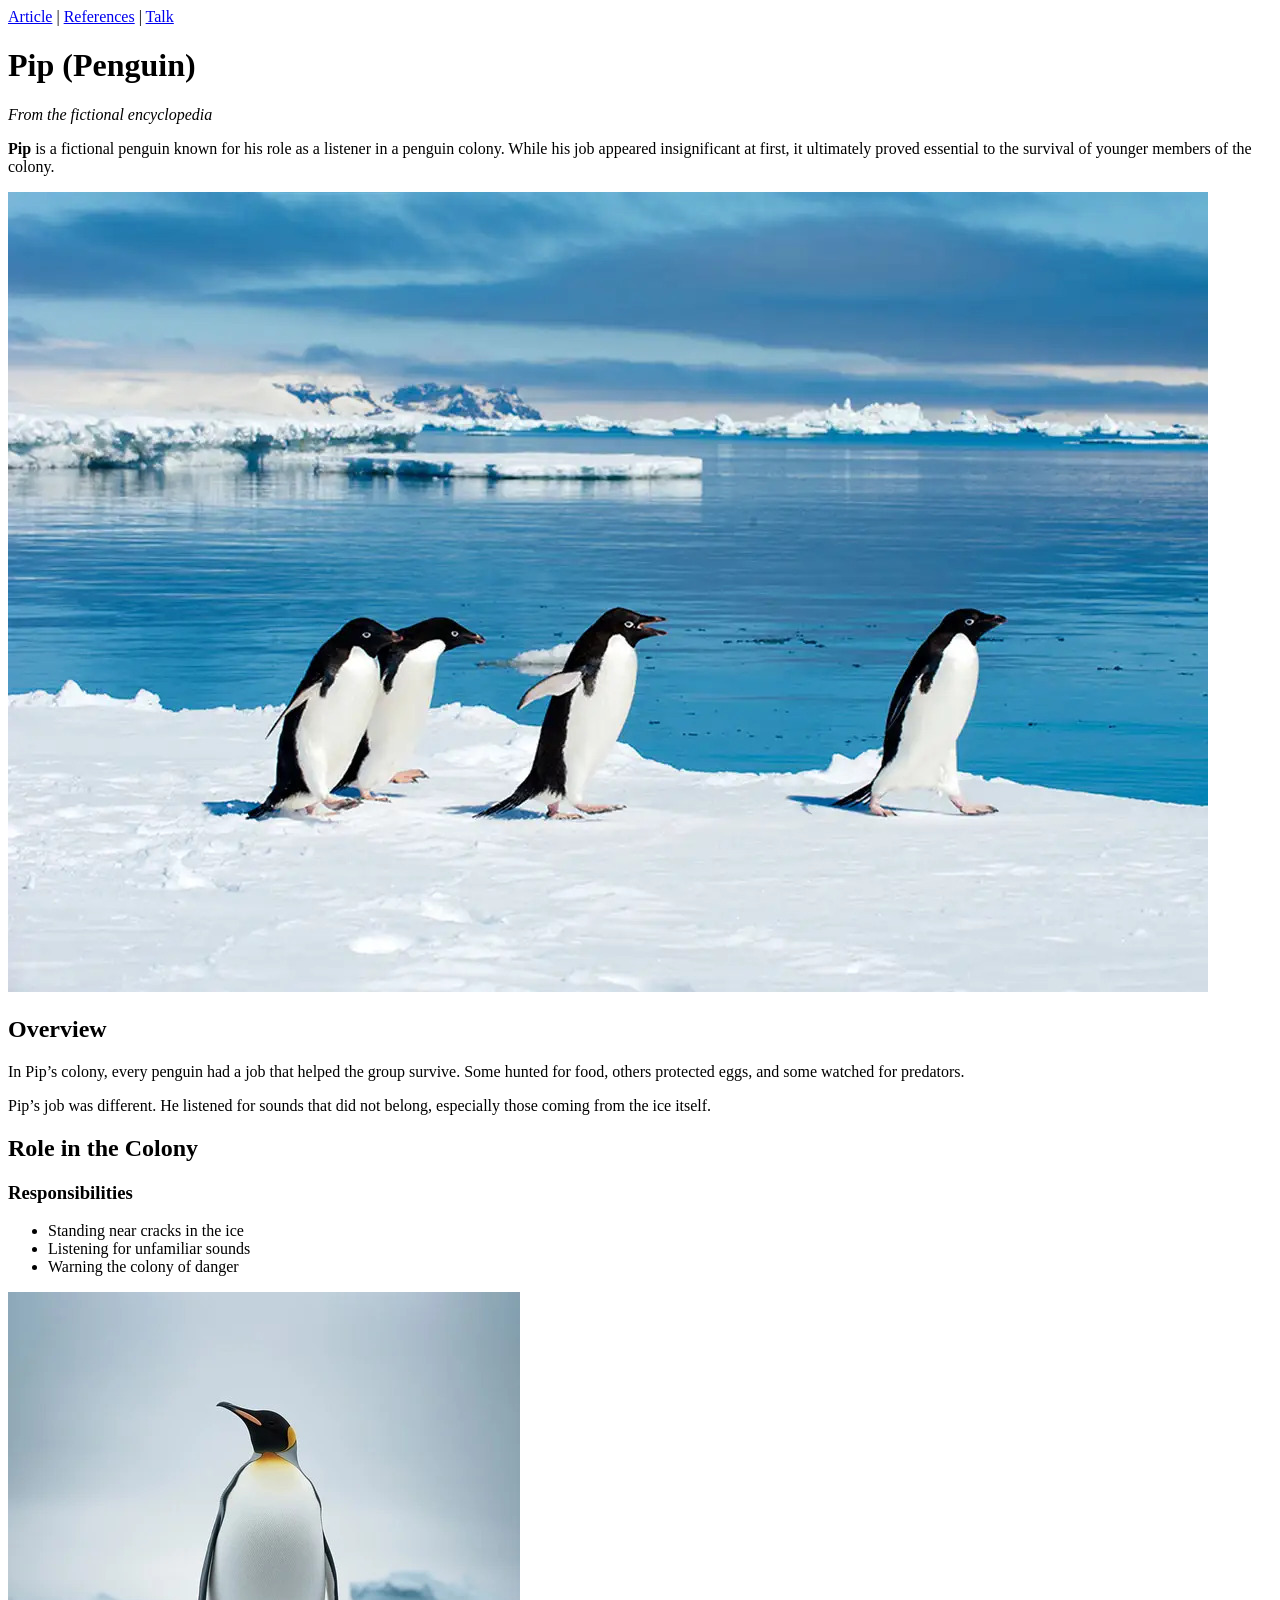
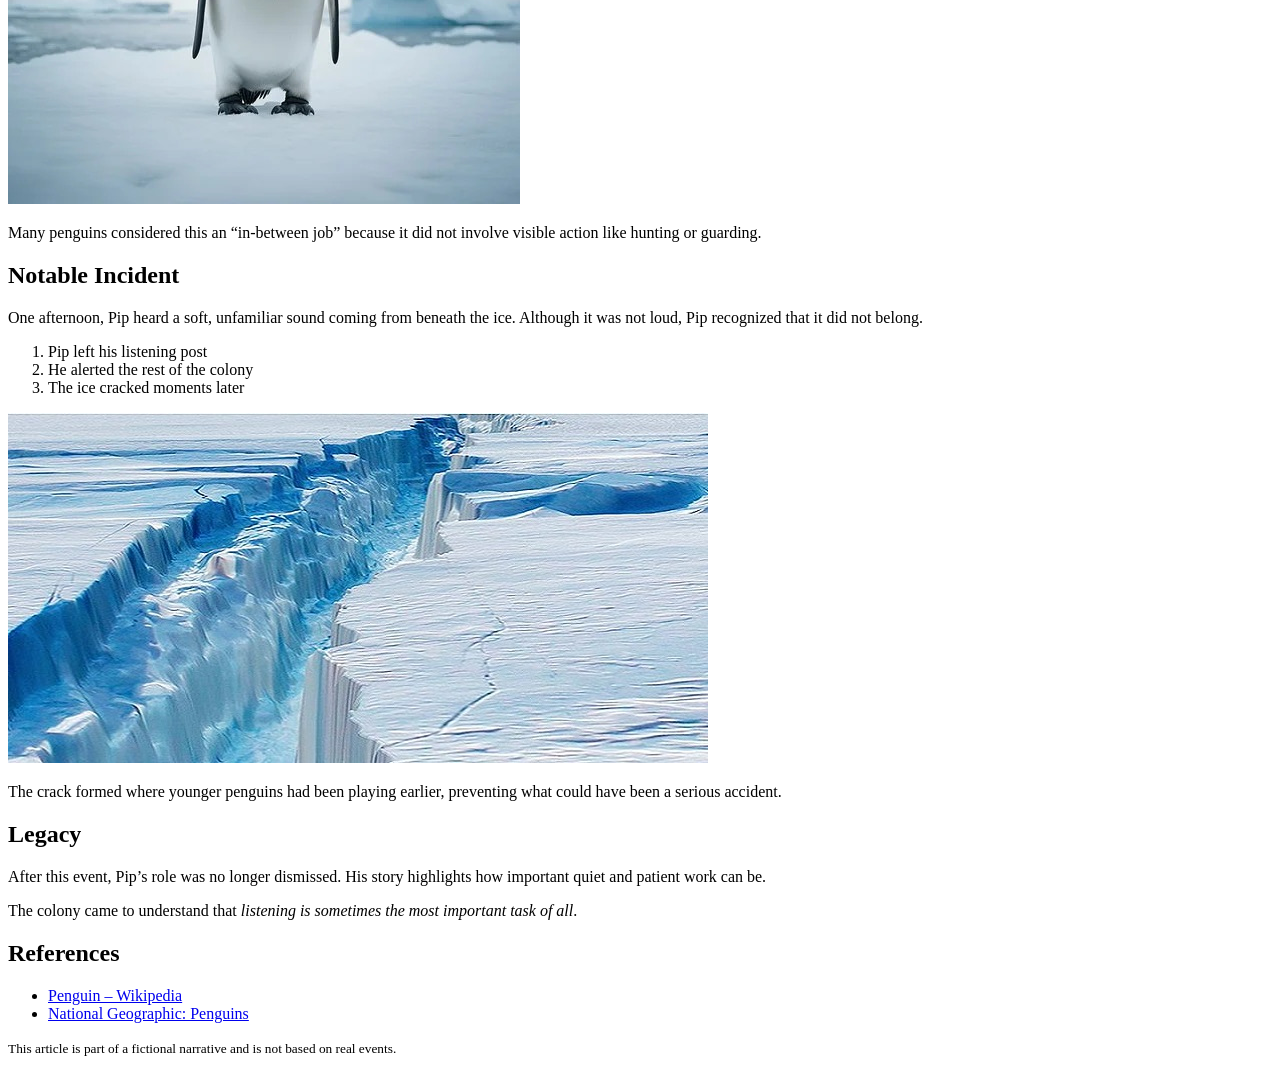
<file: assignment1/index.html>
<!DOCTYPE html>
<html lang="en">
<head>
  <meta charset="UTF-8">

  <title>Pip (Penguin)</title>

  <meta name="author" content="Matthew Pokorny">
  <meta name="description" content="A fictional wiki-style entry about Pip, a penguin whose quiet job saved his colony.">
  <meta name="keywords" content="penguin, fictional story, wiki page, Pip, colony">

</head>
<body>

  <!-- simple top navigation like a wiki -->
  <nav>
    <a href="#overview">Article</a> |
    <a href="#references">References</a> |
    <a href="#">Talk</a>
  </nav>

  <main>

    <h1>Pip (Penguin)</h1>
    <p><i>From the fictional encyclopedia</i></p>

    <p>
      <strong>Pip</strong> is a fictional penguin known for his role as a listener in a penguin colony.
      While his job appeared insignificant at first, it ultimately proved essential to the survival
      of younger members of the colony.
    </p>

    <img src="images/penguin_colony.jpg" alt="Penguin colony on ice">

    <section id="overview">
      <h2>Overview</h2>
      <p>
        In Pip’s colony, every penguin had a job that helped the group survive. Some hunted for food,
        others protected eggs, and some watched for predators.
      </p>
      <p>
        Pip’s job was different. He listened for sounds that did not belong, especially those coming
        from the ice itself.
      </p>
    </section>

    <section>
      <h2>Role in the Colony</h2>

      <h3>Responsibilities</h3>
      <ul>
        <li>Standing near cracks in the ice</li>
        <li>Listening for unfamiliar sounds</li>
        <li>Warning the colony of danger</li>
      </ul>

      <img src="images/listening_penguin.jpg" alt="Penguin standing near ice edge">

      <p>
        Many penguins considered this an “in-between job” because it did not involve visible action
        like hunting or guarding.
      </p>
    </section>

    <section>
      <h2>Notable Incident</h2>
      <p>
        One afternoon, Pip heard a soft, unfamiliar sound coming from beneath the ice. Although it
        was not loud, Pip recognized that it did not belong.
      </p>

      <ol>
        <li>Pip left his listening post</li>
        <li>He alerted the rest of the colony</li>
        <li>The ice cracked moments later</li>
      </ol>

      <img src="images/cracked_ice.jpg" alt="Cracked ice forming">

      <p>
        The crack formed where younger penguins had been playing earlier, preventing what could
        have been a serious accident.
      </p>
    </section>

    <section>
      <h2>Legacy</h2>
      <p>
        After this event, Pip’s role was no longer dismissed. His story highlights how important
        quiet and patient work can be.
      </p>
      <p>
        The colony came to understand that <em>listening is sometimes the most important task of all</em>.
      </p>
    </section>

    <section id="references">
      <h2>References</h2>
      <ul>
        <li>
          <a href="https://en.wikipedia.org/wiki/Penguin" target="_blank">Penguin – Wikipedia</a>
        </li>
        <li>
          <a href="https://www.nationalgeographic.com/animals/birds/facts/penguin-facts/" target="_blank">
            National Geographic: Penguins
          </a>
        </li>
      </ul>

      <p>
        <small>This article is part of a fictional narrative and is not based on real events.</small>
      </p>
    </section>

  </main>

</body>
</html>
</file>
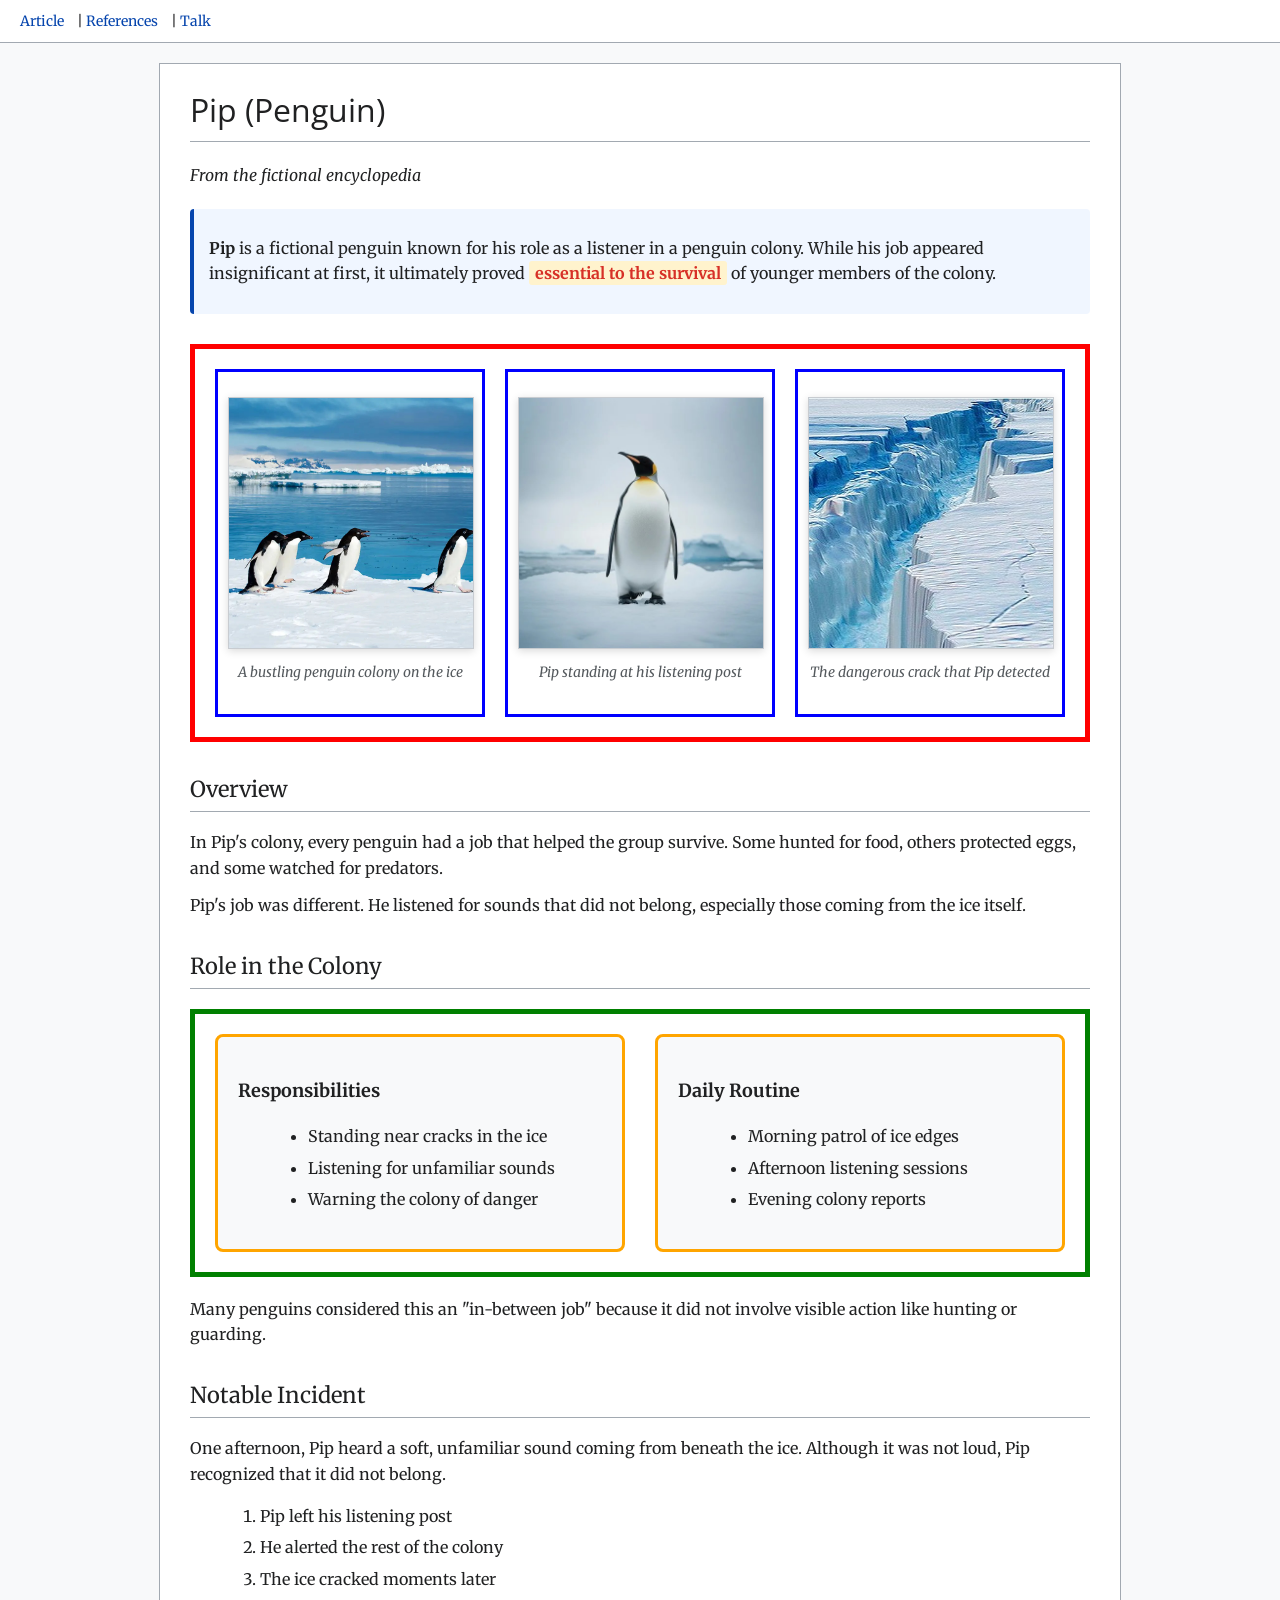
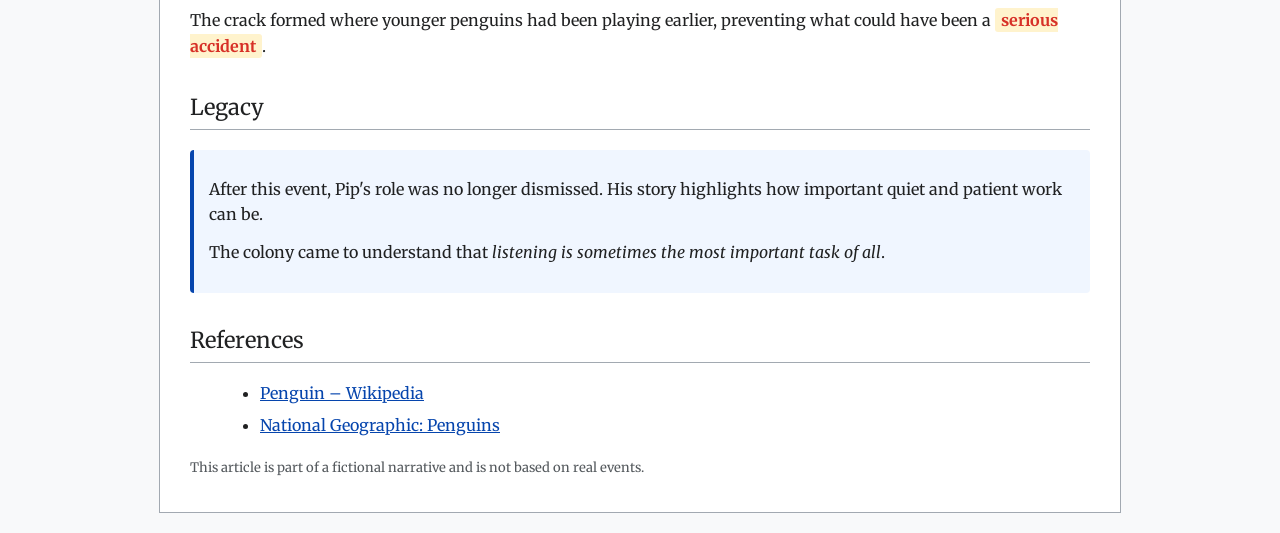
<file: assignment2/index.html>
<!DOCTYPE html>
<html lang="en">
<head>
  <meta charset="UTF-8">
  <title>Pip (Penguin)</title>
  <meta name="author" content="Matthew Pokorny">
  <meta name="description" content="A fictional wiki-style entry about Pip, a penguin whose quiet job saved his colony.">
  <meta name="keywords" content="penguin, fictional story, wiki page, Pip, colony">
  <link rel="stylesheet" href="css/style.css">
</head>
<body>

  <!-- simple top navigation like a wiki -->
  <nav>
    <a href="#overview">Article</a> |
    <a href="#references">References</a> |
    <a href="#">Talk</a>
  </nav>

  <main>

    <h1>Pip (Penguin)</h1>
    <p><i>From the fictional encyclopedia</i></p>

    <div class="highlight-box">
      <p>
        <strong>Pip</strong> is a fictional penguin known for his role as a listener in a penguin colony.
        While his job appeared insignificant at first, it ultimately proved <span class="important">essential to the survival</span>
        of younger members of the colony.
      </p>
    </div>

    <!-- IMAGE GALLERY USING GRID -->
    <div class="image-gallery">
      <div>
        <img src="images/penguin_colony.jpg" alt="Penguin colony on ice">
        <p class="caption">A bustling penguin colony on the ice</p>
      </div>
      <div>
        <img src="images/listening_penguin.jpg" alt="Penguin standing near ice edge">
        <p class="caption">Pip standing at his listening post</p>
      </div>
      <div>
        <img src="images/cracked_ice.jpg" alt="Cracked ice forming">
        <p class="caption">The dangerous crack that Pip detected</p>
      </div>
    </div>

    <section id="overview">
      <h2>Overview</h2>
      <p>
        In Pip's colony, every penguin had a job that helped the group survive. Some hunted for food,
        others protected eggs, and some watched for predators.
      </p>
      <p>
        Pip's job was different. He listened for sounds that did not belong, especially those coming
        from the ice itself.
      </p>
    </section>

    <section>
      <h2>Role in the Colony</h2>

      <!-- GRID LAYOUT FOR TWO-COLUMN CONTENT -->
      <div class="grid-container">
        <div class="grid-item">
          <h3>Responsibilities</h3>
          <ul>
            <li>Standing near cracks in the ice</li>
            <li>Listening for unfamiliar sounds</li>
            <li>Warning the colony of danger</li>
          </ul>
        </div>
        
        <div class="grid-item">
          <h3>Daily Routine</h3>
          <ul>
            <li>Morning patrol of ice edges</li>
            <li>Afternoon listening sessions</li>
            <li>Evening colony reports</li>
          </ul>
        </div>
      </div>

      <p>
        Many penguins considered this an "in-between job" because it did not involve visible action
        like hunting or guarding.
      </p>
    </section>

    <section>
      <h2>Notable Incident</h2>
      <p>
        One afternoon, Pip heard a soft, unfamiliar sound coming from beneath the ice. Although it
        was not loud, Pip recognized that it did not belong.
      </p>

      <ol>
        <li>Pip left his listening post</li>
        <li>He alerted the rest of the colony</li>
        <li>The ice cracked moments later</li>
      </ol>

      <p>
        The crack formed where younger penguins had been playing earlier, preventing what could
        have been a <span class="important">serious accident</span>.
      </p>
    </section>

    <section>
      <h2>Legacy</h2>
      <div class="highlight-box">
        <p>
          After this event, Pip's role was no longer dismissed. His story highlights how important
          quiet and patient work can be.
        </p>
        <p>
          The colony came to understand that <em>listening is sometimes the most important task of all</em>.
        </p>
      </div>
    </section>

    <section id="references">
      <h2>References</h2>
      <ul>
        <li>
          <a href="https://en.wikipedia.org/wiki/Penguin" target="_blank">Penguin – Wikipedia</a>
        </li>
        <li>
          <a href="https://www.nationalgeographic.com/animals/birds/facts/penguin-facts/" target="_blank">
            National Geographic: Penguins
          </a>
        </li>
      </ul>

      <p>
        <small>This article is part of a fictional narrative and is not based on real events.</small>
      </p>
    </section>

  </main>

</body>
</html>
</file>
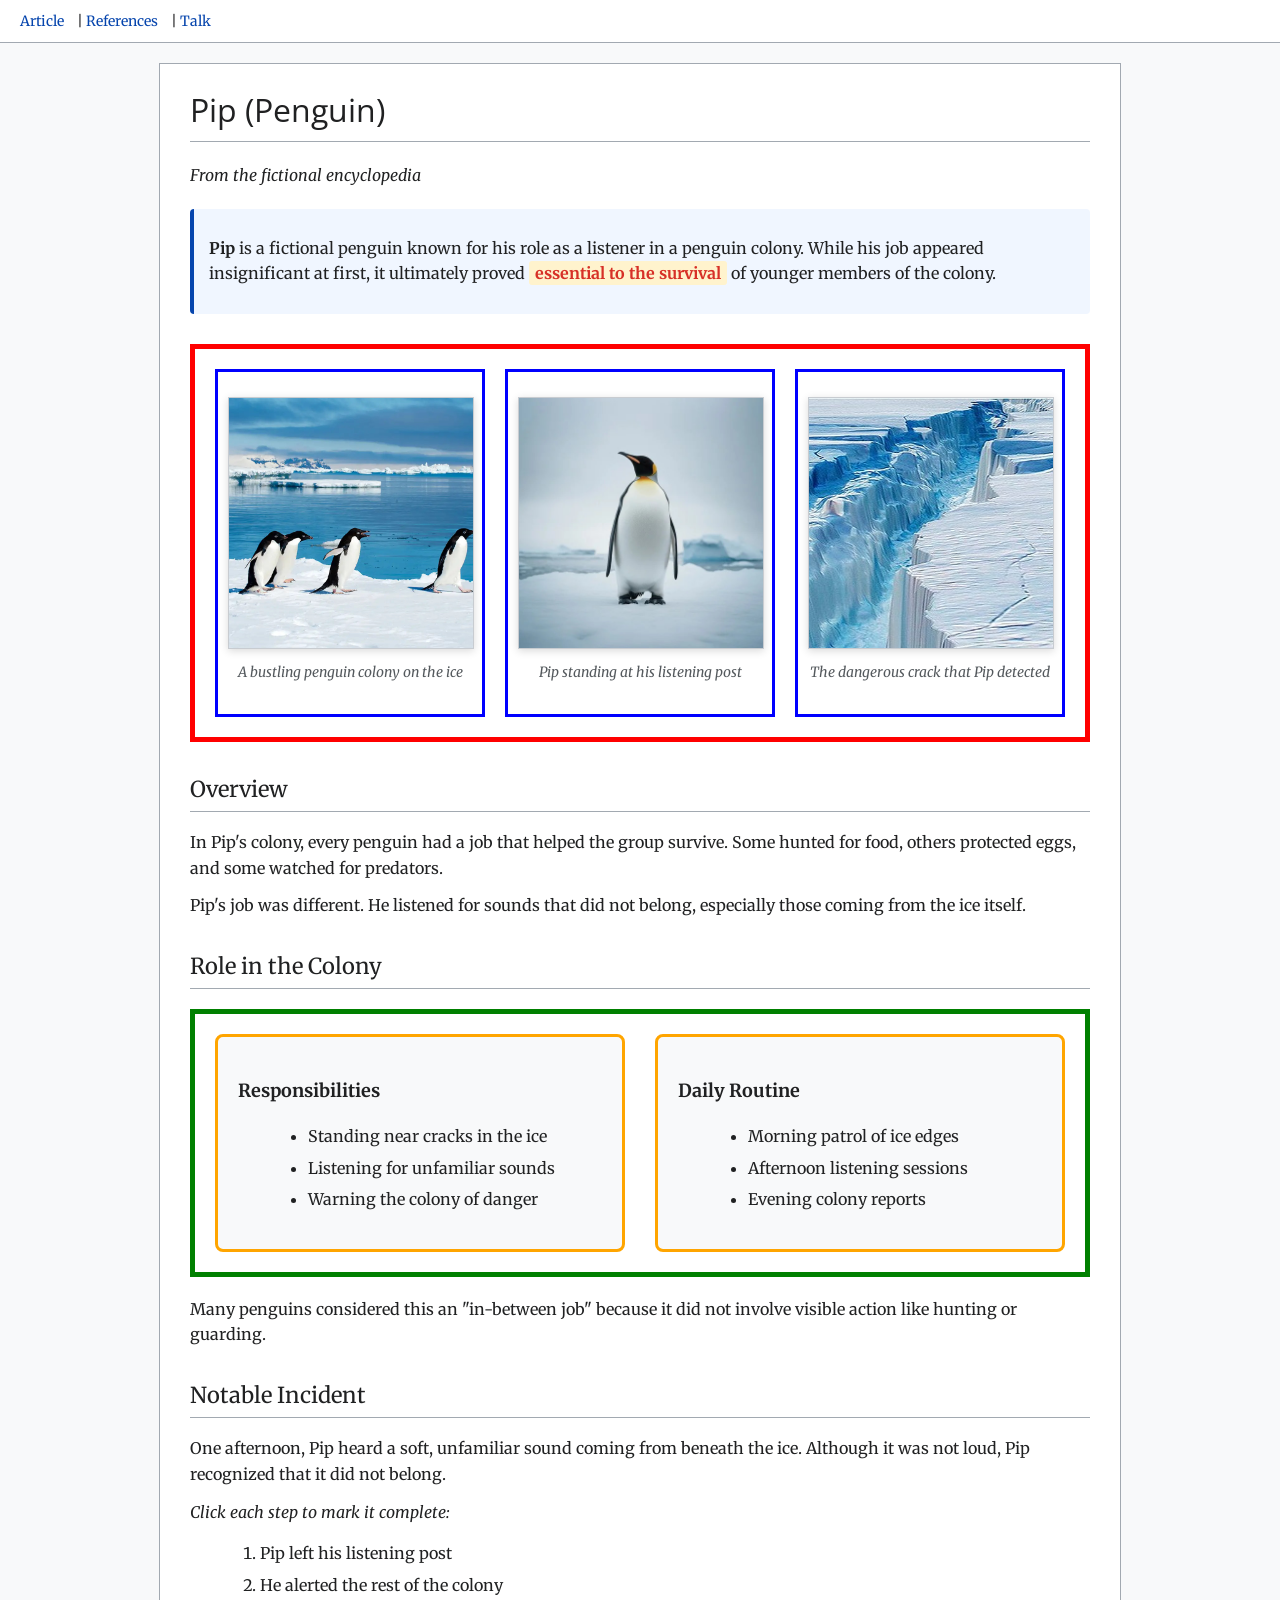
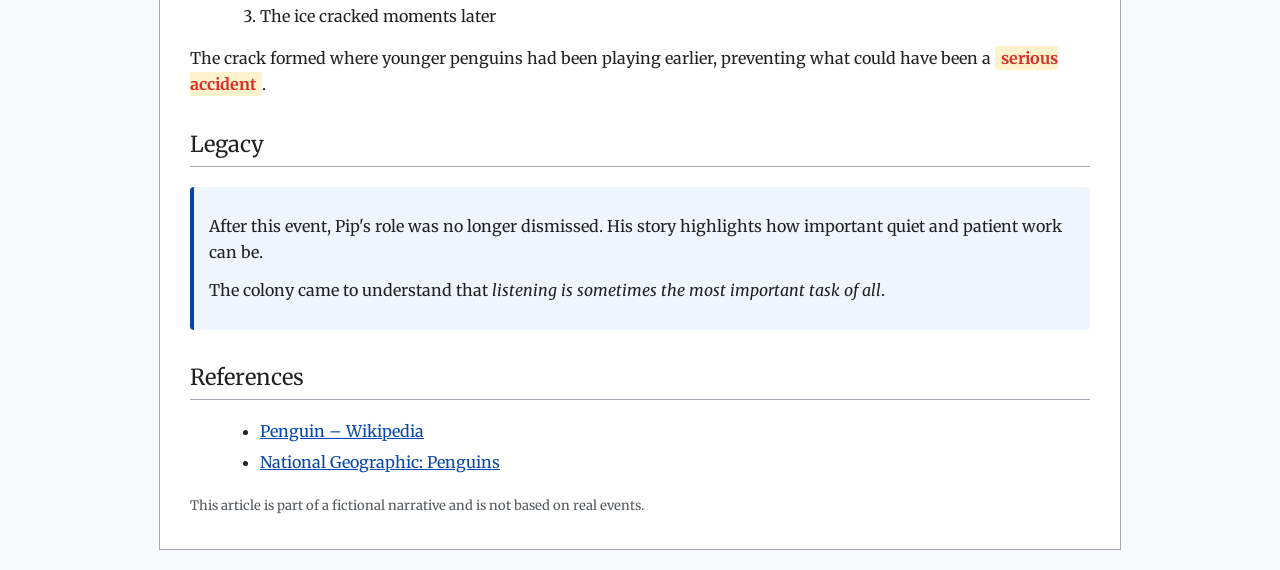
<file: assignment4/index.html>
<!DOCTYPE html>
<html lang="en">
<head>
  <meta charset="UTF-8">
  <title>Pip (Penguin)</title>
  <meta name="author" content="Matthew Pokorny">
  <meta name="description" content="A fictional wiki-style entry about Pip, a penguin whose quiet job saved his colony.">
  <meta name="keywords" content="penguin, fictional story, wiki page, Pip, colony">
  <link rel="stylesheet" href="css/style.css">
</head>
<body>

  <!-- simple top navigation like a wiki -->
  <nav>
    <a href="#overview">Article</a> |
    <a href="#references">References</a> |
    <a href="#">Talk</a>
  </nav>

  <main>

    <!-- EVENT LISTENER 1 TARGET: clicking the title toggles a CSS class -->
    <h1 id="page-title">Pip (Penguin)</h1>
    <p><i>From the fictional encyclopedia</i></p>

    <div class="highlight-box">
      <p>
        <strong>Pip</strong> is a fictional penguin known for his role as a listener in a penguin colony.
        While his job appeared insignificant at first, it ultimately proved <span class="important">essential to the survival</span>
        of younger members of the colony.
      </p>
    </div>

    <!-- EVENT LISTENER 2 TARGET: mouseover/mouseout on images changes caption CSS style -->
    <div class="image-gallery">
      <div>
        <img src="images/penguin_colony.jpg" alt="Penguin colony on ice">
        <p class="caption">A bustling penguin colony on the ice</p>
      </div>
      <div>
        <img src="images/listening_penguin.jpg" alt="Penguin standing near ice edge">
        <p class="caption">Pip standing at his listening post</p>
      </div>
      <div>
        <img src="images/cracked_ice.jpg" alt="Cracked ice forming">
        <p class="caption">The dangerous crack that Pip detected</p>
      </div>
    </div>

    <section id="overview">
      <h2>Overview</h2>
      <p>
        In Pip's colony, every penguin had a job that helped the group survive. Some hunted for food,
        others protected eggs, and some watched for predators.
      </p>
      <p>
        Pip's job was different. He listened for sounds that did not belong, especially those coming
        from the ice itself.
      </p>
    </section>

    <section>
      <h2>Role in the Colony</h2>

      <!-- GRID LAYOUT FOR TWO-COLUMN CONTENT -->
      <div class="grid-container">
        <div class="grid-item">
          <h3>Responsibilities</h3>
          <ul>
            <li>Standing near cracks in the ice</li>
            <li>Listening for unfamiliar sounds</li>
            <li>Warning the colony of danger</li>
          </ul>
        </div>
        
        <div class="grid-item">
          <h3>Daily Routine</h3>
          <ul>
            <li>Morning patrol of ice edges</li>
            <li>Afternoon listening sessions</li>
            <li>Evening colony reports</li>
          </ul>
        </div>
      </div>

      <p>
        Many penguins considered this an "in-between job" because it did not involve visible action
        like hunting or guarding.
      </p>
    </section>

    <section>
      <h2>Notable Incident</h2>
      <p>
        One afternoon, Pip heard a soft, unfamiliar sound coming from beneath the ice. Although it
        was not loud, Pip recognized that it did not belong.
      </p>

      <!-- EVENT LISTENER 3 TARGET: clicking a step checks it off via innerHTML -->
      <p><em>Click each step to mark it complete:</em></p>
      <ol id="incident-steps">
        <li>Pip left his listening post</li>
        <li>He alerted the rest of the colony</li>
        <li>The ice cracked moments later</li>
      </ol>

      <p>
        The crack formed where younger penguins had been playing earlier, preventing what could
        have been a <span class="important">serious accident</span>.
      </p>
    </section>

    <section>
      <h2>Legacy</h2>
      <div class="highlight-box">
        <p>
          After this event, Pip's role was no longer dismissed. His story highlights how important
          quiet and patient work can be.
        </p>
        <p>
          The colony came to understand that <em>listening is sometimes the most important task of all</em>.
        </p>
      </div>
    </section>

    <section id="references">
      <h2>References</h2>
      <ul>
        <li>
          <a href="https://en.wikipedia.org/wiki/Penguin" target="_blank">Penguin – Wikipedia</a>
        </li>
        <li>
          <a href="https://www.nationalgeographic.com/animals/birds/facts/penguin-facts/" target="_blank">
            National Geographic: Penguins
          </a>
        </li>
      </ul>

      <p>
        <small>This article is part of a fictional narrative and is not based on real events.</small>
      </p>
    </section>

  </main>

  <script>
    // ============================================================
    // EVENT LISTENER 1 — click on the page title
    // CSS Alteration: Add CSS Class (.title-active)
    // CSS Alteration: Change CSS style (cursor)
    // ============================================================
    const title = document.getElementById('page-title');

    // Make it obvious the title is clickable
    title.style.cursor = 'pointer';  // CSS style change #1

    title.addEventListener('click', function () {
      // Toggle the .title-active class on/off each click
      title.classList.toggle('title-active');  // Add/remove CSS class
    });


    // ============================================================
    // EVENT LISTENER 2 — mouseover/mouseout on gallery images
    // CSS Alteration: Change CSS style (color, fontWeight) on captions
    // ============================================================
    const galleryImages = document.querySelectorAll('.image-gallery img');

    galleryImages.forEach(function (img) {

      img.addEventListener('mouseover', function () {
        // Find the sibling caption <p> inside the same parent <div>
        const caption = img.parentElement.querySelector('.caption');
        caption.style.color = '#0645ad';       // CSS style change #2
        caption.style.fontWeight = 'bold';     // CSS style change #3
      });

      img.addEventListener('mouseout', function () {
        // Revert caption back to its original styling
        const caption = img.parentElement.querySelector('.caption');
        caption.style.color = '#54595d';       // CSS style change #4
        caption.style.fontWeight = 'normal';
      });

    });


    // ============================================================
    // EVENT LISTENER 3 — click on steps in the Notable Incident list
    // CSS Alteration: innerHTML (rewrites the list item text)
    // CSS Alteration: Change CSS style (background color on checked items)
    // ============================================================
    const incidentSteps = document.querySelectorAll('#incident-steps li');

    incidentSteps.forEach(function (step) {
      step.style.cursor = 'pointer';

      step.addEventListener('click', function () {
        // Only mark it if it hasn't been checked yet
        if (!step.classList.contains('step-done')) {
          const originalText = step.innerText;
          step.innerHTML = '✅ ' + originalText;  // innerHTML change
          step.style.backgroundColor = '#e6f4ea'; // CSS style change #5
          step.style.borderRadius = '4px';
          step.style.padding = '2px 6px';
          step.classList.add('step-done');         // Add CSS class to prevent re-triggering
        }
      });

    });
  </script>

</body>
</html>
</file>
<file: assignment2/css/style.css>
/* import custom font from Google Fonts */
@import url('https://fonts.googleapis.com/css2?family=Merriweather:wght@400;700&family=Open+Sans:wght@400;600&display=swap');

/* basic reset */
body {
  margin: 0;
  padding: 0;
  background-color: #f8f9fa;
  color: #202122;
  font-family: 'Merriweather', Georgia, "Times New Roman", serif;
  line-height: 1.6;
}

/* top navigation */
nav {
  background-color: #ffffff;
  border-bottom: 1px solid #a2a9b1;
  padding: 10px 20px;
  font-size: 14px;
}

nav a {
  color: #0645ad;
  text-decoration: none;
  margin-right: 10px;
}

nav a:hover {
  text-decoration: underline;
  color: #0b0080;
}

/* main article container */
main {
  max-width: 900px;
  background-color: #ffffff;
  margin: 20px auto;
  padding: 20px 30px;
  border: 1px solid #a2a9b1;
}

/* headings */
h1 {
  font-size: 32px;
  font-weight: normal;
  border-bottom: 1px solid #a2a9b1;
  padding-bottom: 5px;
  margin-top: 0;
  font-family: 'Open Sans', sans-serif;
}

h2 {
  font-size: 22px;
  font-weight: normal;
  border-bottom: 1px solid #a2a9b1;
  margin-top: 30px;
  padding-bottom: 4px;
}

h3 {
  font-size: 18px;
  font-weight: bold;
  margin-top: 20px;
}

/* paragraphs */
p {
  font-size: 16px;
  margin: 12px 0;
}

/* images */
img {
  max-width: 100%;
  height: auto;
  margin: 15px 0;
  border: 1px solid #c8ccd1;
  box-shadow: 0 2px 4px rgba(0,0,0,0.1); /* NEW CSS PROPERTY: box-shadow */
}

/* lists */
ul, ol {
  margin-left: 30px;
}

li {
  margin: 6px 0;
}

/* links */
a {
  color: #0645ad;
}

a:hover {
  text-decoration: underline;
}

/* small reference text */
small {
  color: #54595d;
  font-size: 13px;
}

/* ===== CLASSES ===== */

/* Class 1: Highlighted text box */
.highlight-box {
  background-color: #f0f6ff;
  border-left: 4px solid #0645ad;
  padding: 15px;
  margin: 20px 0;
  border-radius: 4px; /* NEW CSS PROPERTY: border-radius */
}

/* Class 2: Info caption for images */
.caption {
  font-style: italic;
  color: #54595d;
  font-size: 14px;
  text-align: center;
  margin-top: -10px;
  margin-bottom: 20px;
}

/* Class 3: Important emphasis */
.important {
  font-weight: bold;
  color: #d73027;
  background-color: #fff3cd;
  padding: 2px 6px;
  border-radius: 3px;
}

/* ===== IMAGE GALLERY GRID ===== */
.image-gallery {
  display: grid;
  grid-template-columns: repeat(3, 1fr); /* Force 3 columns */
  gap: 20px;
  margin: 30px 0;
  border: 5px solid red; /* DEBUG BORDER - you can see the whole gallery */
  padding: 20px;
}

.image-gallery > div {
  border: 3px solid blue; /* DEBUG BORDER - you can see each gallery item */
  padding: 10px;
}

.image-gallery img {
  width: 100%;
  height: 250px;
  object-fit: cover; /* NEW CSS PROPERTY: object-fit */
  border: 1px solid #c8ccd1;
  box-shadow: 0 2px 8px rgba(0,0,0,0.15);
  transition: transform 0.3s ease; /* NEW CSS PROPERTY: transition */
}

.image-gallery img:hover {
  transform: scale(1.05); /* NEW CSS PROPERTY: transform */
  box-shadow: 0 4px 12px rgba(0,0,0,0.25);
}

/* ===== GRID LAYOUT FOR SECTIONS ===== */
.grid-container {
  display: grid;
  grid-template-columns: 1fr 1fr; /* Two equal columns */
  gap: 30px;
  margin: 20px 0;
  border: 5px solid green; /* DEBUG BORDER - you can see the whole container */
  padding: 20px;
}

.grid-item {
  padding: 20px;
  background-color: #f8f9fa;
  border: 3px solid orange; /* DEBUG BORDER - you can see each grid item */
  border-radius: 8px;
}
</file>
<file: assignment4/css/style.css>
/* import custom font from Google Fonts */
@import url('https://fonts.googleapis.com/css2?family=Merriweather:wght@400;700&family=Open+Sans:wght@400;600&display=swap');

/* basic reset */
body {
  margin: 0;
  padding: 0;
  background-color: #f8f9fa;
  color: #202122;
  font-family: 'Merriweather', Georgia, "Times New Roman", serif;
  line-height: 1.6;
}

/* top navigation */
nav {
  background-color: #ffffff;
  border-bottom: 1px solid #a2a9b1;
  padding: 10px 20px;
  font-size: 14px;
}

nav a {
  color: #0645ad;
  text-decoration: none;
  margin-right: 10px;
}

nav a:hover {
  text-decoration: underline;
  color: #0b0080;
}

/* main article container */
main {
  max-width: 900px;
  background-color: #ffffff;
  margin: 20px auto;
  padding: 20px 30px;
  border: 1px solid #a2a9b1;
}

/* headings */
h1 {
  font-size: 32px;
  font-weight: normal;
  border-bottom: 1px solid #a2a9b1;
  padding-bottom: 5px;
  margin-top: 0;
  font-family: 'Open Sans', sans-serif;
}

h2 {
  font-size: 22px;
  font-weight: normal;
  border-bottom: 1px solid #a2a9b1;
  margin-top: 30px;
  padding-bottom: 4px;
}

h3 {
  font-size: 18px;
  font-weight: bold;
  margin-top: 20px;
}

/* paragraphs */
p {
  font-size: 16px;
  margin: 12px 0;
}

/* images */
img {
  max-width: 100%;
  height: auto;
  margin: 15px 0;
  border: 1px solid #c8ccd1;
  box-shadow: 0 2px 4px rgba(0,0,0,0.1);
}

/* lists */
ul, ol {
  margin-left: 30px;
}

li {
  margin: 6px 0;
}

/* links */
a {
  color: #0645ad;
}

a:hover {
  text-decoration: underline;
}

/* small reference text */
small {
  color: #54595d;
  font-size: 13px;
}

/* ===== CLASSES ===== */

/* Class 1: Highlighted text box */
.highlight-box {
  background-color: #f0f6ff;
  border-left: 4px solid #0645ad;
  padding: 15px;
  margin: 20px 0;
  border-radius: 4px;
}

/* Class 2: Info caption for images */
.caption {
  font-style: italic;
  color: #54595d;
  font-size: 14px;
  text-align: center;
  margin-top: -10px;
  margin-bottom: 20px;
}

/* Class 3: Important emphasis */
.important {
  font-weight: bold;
  color: #d73027;
  background-color: #fff3cd;
  padding: 2px 6px;
  border-radius: 3px;
}

/* ===== IMAGE GALLERY GRID ===== */
.image-gallery {
  display: grid;
  grid-template-columns: repeat(3, 1fr); /* Force 3 columns */
  gap: 20px;
  margin: 30px 0;
  border: 5px solid red; /* DEBUG BORDER - you can see the whole gallery */
  padding: 20px;
}

.image-gallery > div {
  border: 3px solid blue; /* DEBUG BORDER - you can see each gallery item */
  padding: 10px;
}

.image-gallery img {
  width: 100%;
  height: 250px;
  object-fit: cover;
  border: 1px solid #c8ccd1;
  box-shadow: 0 2px 8px rgba(0,0,0,0.15);
  transition: transform 0.3s ease;
}

.image-gallery img:hover {
  transform: scale(1.05);
  box-shadow: 0 4px 12px rgba(0,0,0,0.25);
}

/* ===== GRID LAYOUT FOR SECTIONS ===== */
.grid-container {
  display: grid;
  grid-template-columns: 1fr 1fr; /* Two equal columns */
  gap: 30px;
  margin: 20px 0;
  border: 5px solid green; /* DEBUG BORDER - you can see the whole container */
  padding: 20px;
}

.grid-item {
  padding: 20px;
  background-color: #f8f9fa;
  border: 3px solid orange; /* DEBUG BORDER - you can see each grid item */
  border-radius: 8px;
}

/* ===== JAVASCRIPT-TOGGLED CLASSES ===== */

/* Applied by JS when the page title is clicked (Event Listener 1) */
.title-active {
  color: #0645ad;
  background-color: #f0f6ff;
  padding: 4px 8px;
  border-radius: 4px;
  border-bottom: 2px solid #0645ad;
}

/* ===== RESPONSIVE / MOBILE ===== */
@media (max-width: 600px) {

  /* Stack nav links vertically */
  nav {
    display: flex;
    flex-direction: column;
    gap: 8px;
    padding: 12px 16px;
  }

  nav a {
    margin-right: 0;
  }

  /* Tighten up main container padding */
  main {
    margin: 10px;
    padding: 14px 16px;
  }

  /* Scale down headings */
  h1 {
    font-size: 24px;
  }

  h2 {
    font-size: 18px;
  }

  /* Image gallery: single column on mobile */
  .image-gallery {
    grid-template-columns: 1fr;
    gap: 12px;
    padding: 12px;
  }

  .image-gallery img {
    height: 200px;
  }

  /* Role grid: single column on mobile */
  .grid-container {
    grid-template-columns: 1fr;
    gap: 16px;
    padding: 12px;
  }
}
</file>
